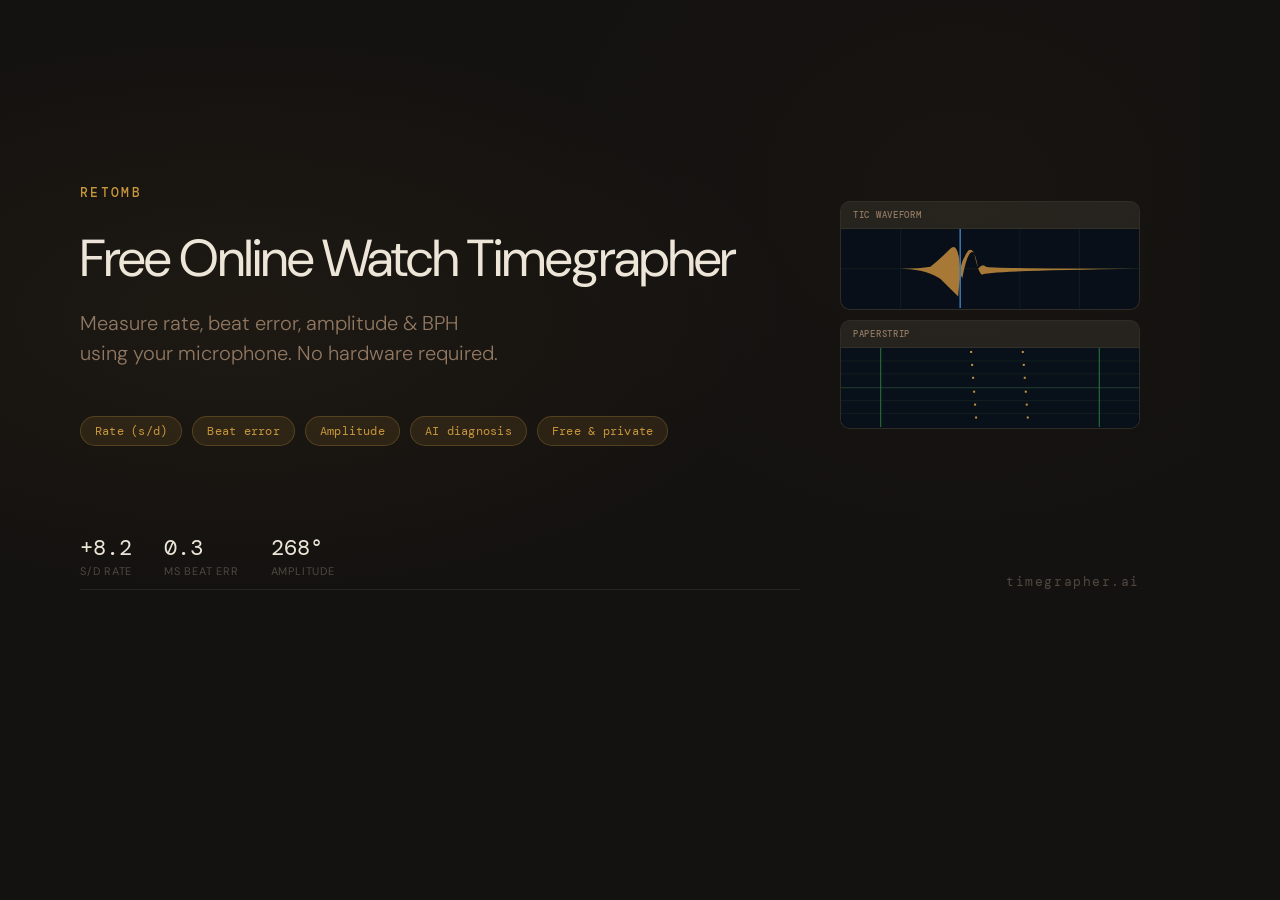
<file: og-image.html>
<!DOCTYPE html>
<html lang="en">
<head>
<meta charset="UTF-8">
<meta name="viewport" content="width=1200">
<title>Retomb OG Image</title>
<link href="https://fonts.googleapis.com/css2?family=DM+Sans:wght@300;400;500&family=DM+Mono:wght@400;500&display=swap" rel="stylesheet">
<style>
* { box-sizing: border-box; margin: 0; padding: 0; }
body {
  width: 1200px;
  height: 630px;
  background: #141210;
  font-family: 'DM Sans', system-ui, sans-serif;
  overflow: hidden;
  position: relative;
}

/* Warm grain texture via SVG filter */
body::before {
  content: '';
  position: absolute;
  inset: 0;
  background:
    radial-gradient(ellipse 800px 400px at 20% 50%, rgba(180,130,60,0.06) 0%, transparent 70%),
    radial-gradient(ellipse 600px 500px at 80% 30%, rgba(100,80,50,0.04) 0%, transparent 70%);
}

.card {
  position: absolute;
  inset: 0;
  display: flex;
  flex-direction: column;
  justify-content: center;
  padding: 72px 80px;
}

.logo {
  font-family: 'DM Mono', monospace;
  font-size: 13px;
  font-weight: 500;
  letter-spacing: 0.18em;
  color: #C8963C;
  margin-bottom: 28px;
  text-transform: uppercase;
}

h1 {
  font-size: 52px;
  font-weight: 400;
  color: #EDE6D8;
  line-height: 1.15;
  letter-spacing: -0.02em;
  margin-bottom: 20px;
  max-width: 680px;
}

.sub {
  font-size: 20px;
  color: #907862;
  font-weight: 300;
  margin-bottom: 48px;
  line-height: 1.5;
  max-width: 560px;
}

.pills {
  display: flex;
  gap: 10px;
  flex-wrap: wrap;
}

.pill {
  font-family: 'DM Mono', monospace;
  font-size: 12px;
  padding: 6px 14px;
  border-radius: 20px;
  background: rgba(200,150,60,0.12);
  border: 1px solid rgba(200,150,60,0.25);
  color: #C8963C;
  letter-spacing: 0.02em;
}

/* Right side: simulated waveform / paperstrip panels */
.panels {
  position: absolute;
  right: 60px;
  top: 50%;
  transform: translateY(-50%);
  width: 300px;
  display: flex;
  flex-direction: column;
  gap: 10px;
}

.panel {
  background: rgba(255,235,200,0.04);
  border: 1px solid rgba(255,235,200,0.08);
  border-radius: 10px;
  overflow: hidden;
}

.panel-hdr {
  padding: 7px 12px;
  background: rgba(255,235,200,0.03);
  border-bottom: 1px solid rgba(255,235,200,0.06);
  font-size: 9px;
  font-weight: 500;
  color: #907862;
  text-transform: uppercase;
  letter-spacing: 0.08em;
  font-family: 'DM Mono', monospace;
}

.panel-canvas {
  height: 80px;
  position: relative;
  background: #090f18;
}

.waveform {
  position: absolute;
  inset: 0;
}

/* Metric row */
.metrics {
  position: absolute;
  bottom: 52px;
  left: 80px;
  display: flex;
  gap: 32px;
}

.metric { display: flex; flex-direction: column; gap: 2px; }
.metric-val {
  font-family: 'DM Mono', monospace;
  font-size: 22px;
  color: #EDE6D8;
  font-weight: 400;
}
.metric-label {
  font-size: 11px;
  color: #504840;
  text-transform: uppercase;
  letter-spacing: 0.07em;
}

/* Divider line */
.divider {
  position: absolute;
  bottom: 40px;
  left: 80px;
  right: 400px;
  height: 1px;
  background: rgba(255,235,200,0.08);
}

/* Branding bottom right */
.brand {
  position: absolute;
  bottom: 40px;
  right: 60px;
  font-family: 'DM Mono', monospace;
  font-size: 13px;
  color: #504840;
  letter-spacing: 0.12em;
}
</style>
</head>
<body>
<div class="card">
  <div class="logo">Retomb</div>
  <h1>Free Online Watch Timegrapher</h1>
  <p class="sub">Measure rate, beat error, amplitude &amp; BPH<br>using your microphone. No hardware required.</p>
  <div class="pills">
    <span class="pill">Rate (s/d)</span>
    <span class="pill">Beat error</span>
    <span class="pill">Amplitude</span>
    <span class="pill">AI diagnosis</span>
    <span class="pill">Free &amp; private</span>
  </div>
</div>

<!-- Simulated instrument panels -->
<div class="panels">
  <div class="panel">
    <div class="panel-hdr">Tic waveform</div>
    <div class="panel-canvas">
      <svg class="waveform" viewBox="0 0 300 80" preserveAspectRatio="none">
        <!-- Grid lines -->
        <line x1="60" y1="0" x2="60" y2="80" stroke="#1c3028" stroke-width="0.5"/>
        <line x1="120" y1="0" x2="120" y2="80" stroke="#1c3028" stroke-width="0.5"/>
        <line x1="180" y1="0" x2="180" y2="80" stroke="#1c3028" stroke-width="0.5"/>
        <line x1="240" y1="0" x2="240" y2="80" stroke="#1c3028" stroke-width="0.5"/>
        <line x1="0" y1="40" x2="300" y2="40" stroke="#1c3028" stroke-width="0.5"/>
        <!-- Waveform peak (amber) -->
        <path d="M 0 40 L 60 40 Q 80 40 90 38 Q 100 30 110 20 Q 118 12 120 40 Q 122 30 128 22 Q 134 16 138 40 Q 142 34 146 38 Q 150 40 300 40 L 300 40 Q 146 42 142 46 Q 138 44 134 24 Q 128 18 122 50 Q 120 40 118 68 Q 110 60 100 50 Q 90 44 80 42 Q 70 40 60 40 Z" fill="#B8843A" opacity="0.9"/>
        <!-- Beat marker -->
        <line x1="120" y1="0" x2="120" y2="80" stroke="#3A7AB8" stroke-width="1.5"/>
      </svg>
    </div>
  </div>

  <div class="panel">
    <div class="panel-hdr">Paperstrip</div>
    <div class="panel-canvas">
      <svg class="waveform" viewBox="0 0 300 80" preserveAspectRatio="none">
        <rect width="300" height="80" fill="#08101a"/>
        <!-- Grid lines -->
        <line x1="0" y1="13" x2="300" y2="13" stroke="#1c2e22" stroke-width="0.5"/>
        <line x1="0" y1="26" x2="300" y2="26" stroke="#1c2e22" stroke-width="0.5"/>
        <line x1="0" y1="40" x2="300" y2="40" stroke="#243e2e" stroke-width="1"/>
        <line x1="0" y1="53" x2="300" y2="53" stroke="#1c2e22" stroke-width="0.5"/>
        <line x1="0" y1="66" x2="300" y2="66" stroke="#1c2e22" stroke-width="0.5"/>
        <!-- Strip borders -->
        <line x1="40" y1="0" x2="40" y2="80" stroke="#2d7a40" stroke-width="1"/>
        <line x1="260" y1="0" x2="260" y2="80" stroke="#2d7a40" stroke-width="1"/>
        <!-- Dot columns (slightly angled = slight rate) -->
        <rect x="130" y="3"  width="2" height="2" fill="#C8963C"/>
        <rect x="182" y="3"  width="2" height="2" fill="#C8963C"/>
        <rect x="131" y="16" width="2" height="2" fill="#C8963C"/>
        <rect x="183" y="16" width="2" height="2" fill="#C8963C"/>
        <rect x="132" y="29" width="2" height="2" fill="#C8963C"/>
        <rect x="184" y="29" width="2" height="2" fill="#C8963C"/>
        <rect x="133" y="43" width="2" height="2" fill="#C8963C"/>
        <rect x="185" y="43" width="2" height="2" fill="#C8963C"/>
        <rect x="134" y="56" width="2" height="2" fill="#C8963C"/>
        <rect x="186" y="56" width="2" height="2" fill="#C8963C"/>
        <rect x="135" y="69" width="2" height="2" fill="#C8963C"/>
        <rect x="187" y="69" width="2" height="2" fill="#C8963C"/>
      </svg>
    </div>
  </div>
</div>

<!-- Metric sample -->
<div class="metrics">
  <div class="metric">
    <span class="metric-val">+8.2</span>
    <span class="metric-label">s/d rate</span>
  </div>
  <div class="metric">
    <span class="metric-val">0.3</span>
    <span class="metric-label">ms beat err</span>
  </div>
  <div class="metric">
    <span class="metric-val">268°</span>
    <span class="metric-label">amplitude</span>
  </div>
</div>

<div class="divider"></div>
<div class="brand">timegrapher.ai</div>

<!--
  HOW TO GENERATE og-image.png:
  1. Open this file in Chrome
  2. Set browser window to exactly 1200 × 630px
  3. Screenshot the page (or use DevTools → Capture screenshot)
  4. Save as og-image.png in the tg-timer folder

  Or use a headless tool:
    npx puppeteer-screenshot og-image.html --width 1200 --height 630 --output og-image.png
-->
</body>
</html>
</file>
